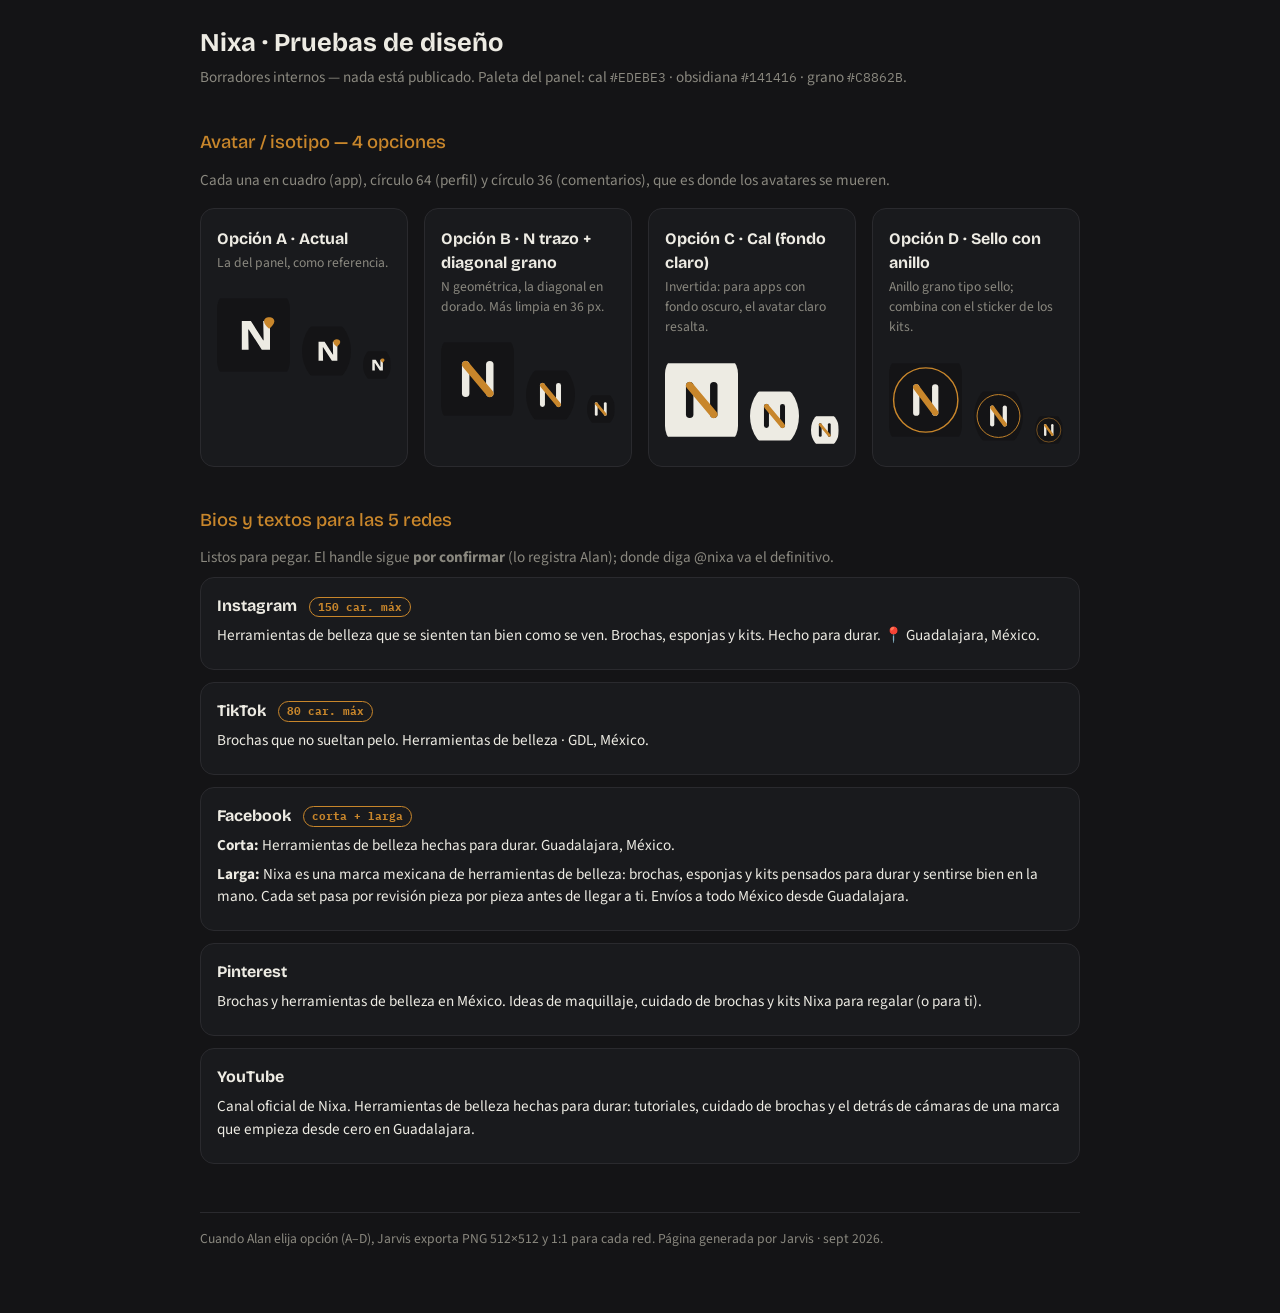
<file: pruebas/index.html>
<!doctype html>
<html lang="es">
<head>
<meta charset="utf-8">
<meta name="viewport" content="width=device-width,initial-scale=1">
<title>Nixa · Pruebas de diseño</title>
<link rel="preconnect" href="https://fonts.googleapis.com">
<link href="https://fonts.googleapis.com/css2?family=Bricolage+Grotesque:wght@500;700&family=Source+Sans+3:wght@400;600&family=IBM+Plex+Mono:wght@400&display=swap" rel="stylesheet">
<style>
:root{--obsidiana:#141416;--cal:#EDEBE3;--grano:#C8862B;--gris:#8a887f}
*{box-sizing:border-box}
body{margin:0;background:var(--obsidiana);color:var(--cal);font-family:'Source Sans 3',system-ui,sans-serif;line-height:1.5;padding:24px 16px 64px}
main{max-width:880px;margin:0 auto}
h1{font-family:'Bricolage Grotesque',sans-serif;font-weight:700;font-size:1.6rem;margin:0 0 4px}
h2{font-family:'Bricolage Grotesque',sans-serif;font-weight:500;font-size:1.15rem;margin:40px 0 12px;color:var(--grano)}
.sub{color:var(--gris);font-size:.95rem;margin:0 0 8px}
.mono{font-family:'IBM Plex Mono',monospace;font-size:.8rem;color:var(--gris)}
.grid{display:grid;grid-template-columns:repeat(auto-fit,minmax(190px,1fr));gap:16px;margin-top:16px}
.card{border:1px solid #2a2a2e;border-radius:14px;padding:18px 16px;background:#191a1d}
.card h3{font-family:'Bricolage Grotesque',sans-serif;font-size:1rem;margin:0 0 2px}
.card p{font-size:.85rem;color:var(--gris);margin:0 0 14px}
.row{display:flex;align-items:flex-end;gap:12px}
.sq{width:96px;height:96px;border-radius:22px;overflow:hidden}
.c64{width:64px;height:64px;border-radius:50%;overflow:hidden}
.c36{width:36px;height:36px;border-radius:50%;overflow:hidden}
.sq svg,.c64 svg,.c36 svg{width:100%;height:100%;display:block}
.bio{border:1px solid #2a2a2e;border-radius:14px;padding:16px;background:#191a1d;margin-bottom:12px}
.bio h3{font-family:'Bricolage Grotesque',sans-serif;font-size:1rem;margin:0 0 6px;color:var(--cal)}
.bio p{margin:0 0 6px;font-size:.95rem}
.tag{display:inline-block;font-family:'IBM Plex Mono',monospace;font-size:.7rem;color:var(--grano);border:1px solid var(--grano);border-radius:99px;padding:1px 8px;margin-left:8px;vertical-align:middle}
footer{margin-top:48px;color:var(--gris);font-size:.85rem;border-top:1px solid #2a2a2e;padding-top:16px}
</style>
</head>
<body>
<main>
<h1>Nixa · Pruebas de diseño</h1>
<p class="sub">Borradores internos — nada está publicado. Paleta del panel: cal <span class="mono">#EDEBE3</span> · obsidiana <span class="mono">#141416</span> · grano <span class="mono">#C8862B</span>.</p>

<h2>Avatar / isotipo — 4 opciones</h2>
<p class="sub">Cada una en cuadro (app), círculo 64 (perfil) y círculo 36 (comentarios), que es donde los avatares se mueren.</p>
<div class="grid" id="grid"></div>

<h2>Bios y textos para las 5 redes</h2>
<p class="sub">Listos para pegar. El handle sigue <b>por confirmar</b> (lo registra Alan); donde diga @nixa va el definitivo.</p>
<div class="bio"><h3>Instagram <span class="tag">150 car. máx</span></h3><p>Herramientas de belleza que se sienten tan bien como se ven. Brochas, esponjas y kits. Hecho para durar. 📍 Guadalajara, México.</p></div>
<div class="bio"><h3>TikTok <span class="tag">80 car. máx</span></h3><p>Brochas que no sueltan pelo. Herramientas de belleza · GDL, México.</p></div>
<div class="bio"><h3>Facebook <span class="tag">corta + larga</span></h3><p><b>Corta:</b> Herramientas de belleza hechas para durar. Guadalajara, México.</p><p><b>Larga:</b> Nixa es una marca mexicana de herramientas de belleza: brochas, esponjas y kits pensados para durar y sentirse bien en la mano. Cada set pasa por revisión pieza por pieza antes de llegar a ti. Envíos a todo México desde Guadalajara.</p></div>
<div class="bio"><h3>Pinterest</h3><p>Brochas y herramientas de belleza en México. Ideas de maquillaje, cuidado de brochas y kits Nixa para regalar (o para ti).</p></div>
<div class="bio"><h3>YouTube</h3><p>Canal oficial de Nixa. Herramientas de belleza hechas para durar: tutoriales, cuidado de brochas y el detrás de cámaras de una marca que empieza desde cero en Guadalajara.</p></div>

<footer>Cuando Alan elija opción (A–D), Jarvis exporta PNG 512×512 y 1:1 para cada red. Página generada por Jarvis · sept 2026.</footer>
</main>
<script>
const OPTS=[
{k:'A',t:'Actual',d:'La del panel, como referencia.',s:'<svg xmlns="http://www.w3.org/2000/svg" viewBox="0 0 512 512"><rect width="512" height="512" fill="#141416"/><path d="M172.9 358.4V159H236L321.5 292.8h3.6l-3-133.8h47.4v199.4h-57.1L220.9 217h-3.3l2.7 141.4Z" fill="#EDEBE3"/><path fill="#C8862B" d="M363.5 212c-19.7-16.1-35.8-34-35.8-50.2 0-18.6 16.1-28.7 35.8-28.7s35.9 10.1 35.9 28.7c0 16.2-16.2 34.1-35.9 50.2Z"/></svg>'},
{k:'B',t:'N trazo + diagonal grano',d:'N geométrica, la diagonal en dorado. Más limpia en 36 px.',s:'<svg xmlns="http://www.w3.org/2000/svg" viewBox="0 0 512 512"><rect width="512" height="512" fill="#141416"/><g stroke-linecap="round" fill="none"><path d="M172 356V156" stroke="#EDEBE3" stroke-width="52"/><path d="M340 356V156" stroke="#EDEBE3" stroke-width="52"/><path d="M172 156 340 356" stroke="#C8862B" stroke-width="52"/></g></svg>'},
{k:'C',t:'Cal (fondo claro)',d:'Invertida: para apps con fondo oscuro, el avatar claro resalta.',s:'<svg xmlns="http://www.w3.org/2000/svg" viewBox="0 0 512 512"><rect width="512" height="512" fill="#EDEBE3"/><g stroke-linecap="round" fill="none"><path d="M172 356V156" stroke="#141416" stroke-width="52"/><path d="M340 356V156" stroke="#141416" stroke-width="52"/><path d="M172 156 340 356" stroke="#C8862B" stroke-width="52"/></g></svg>'},
{k:'D',t:'Sello con anillo',d:'Anillo grano tipo sello; combina con el sticker de los kits.',s:'<svg xmlns="http://www.w3.org/2000/svg" viewBox="0 0 512 512"><rect width="512" height="512" fill="#141416"/><circle cx="256" cy="256" r="224" fill="none" stroke="#C8862B" stroke-width="10"/><g stroke-linecap="round" fill="none"><path d="M190 344V168" stroke="#EDEBE3" stroke-width="44"/><path d="M322 344V168" stroke="#EDEBE3" stroke-width="44"/><path d="M190 168 322 344" stroke="#C8862B" stroke-width="44"/></g></svg>'}
];
document.getElementById('grid').innerHTML=OPTS.map(o=>`<div class="card"><h3>Opción ${o.k} · ${o.t}</h3><p>${o.d}</p><div class="row"><div class="sq">${o.s}</div><div class="c64">${o.s}</div><div class="c36">${o.s}</div></div></div>`).join('');
</script>
</body>
</html>
</file>
